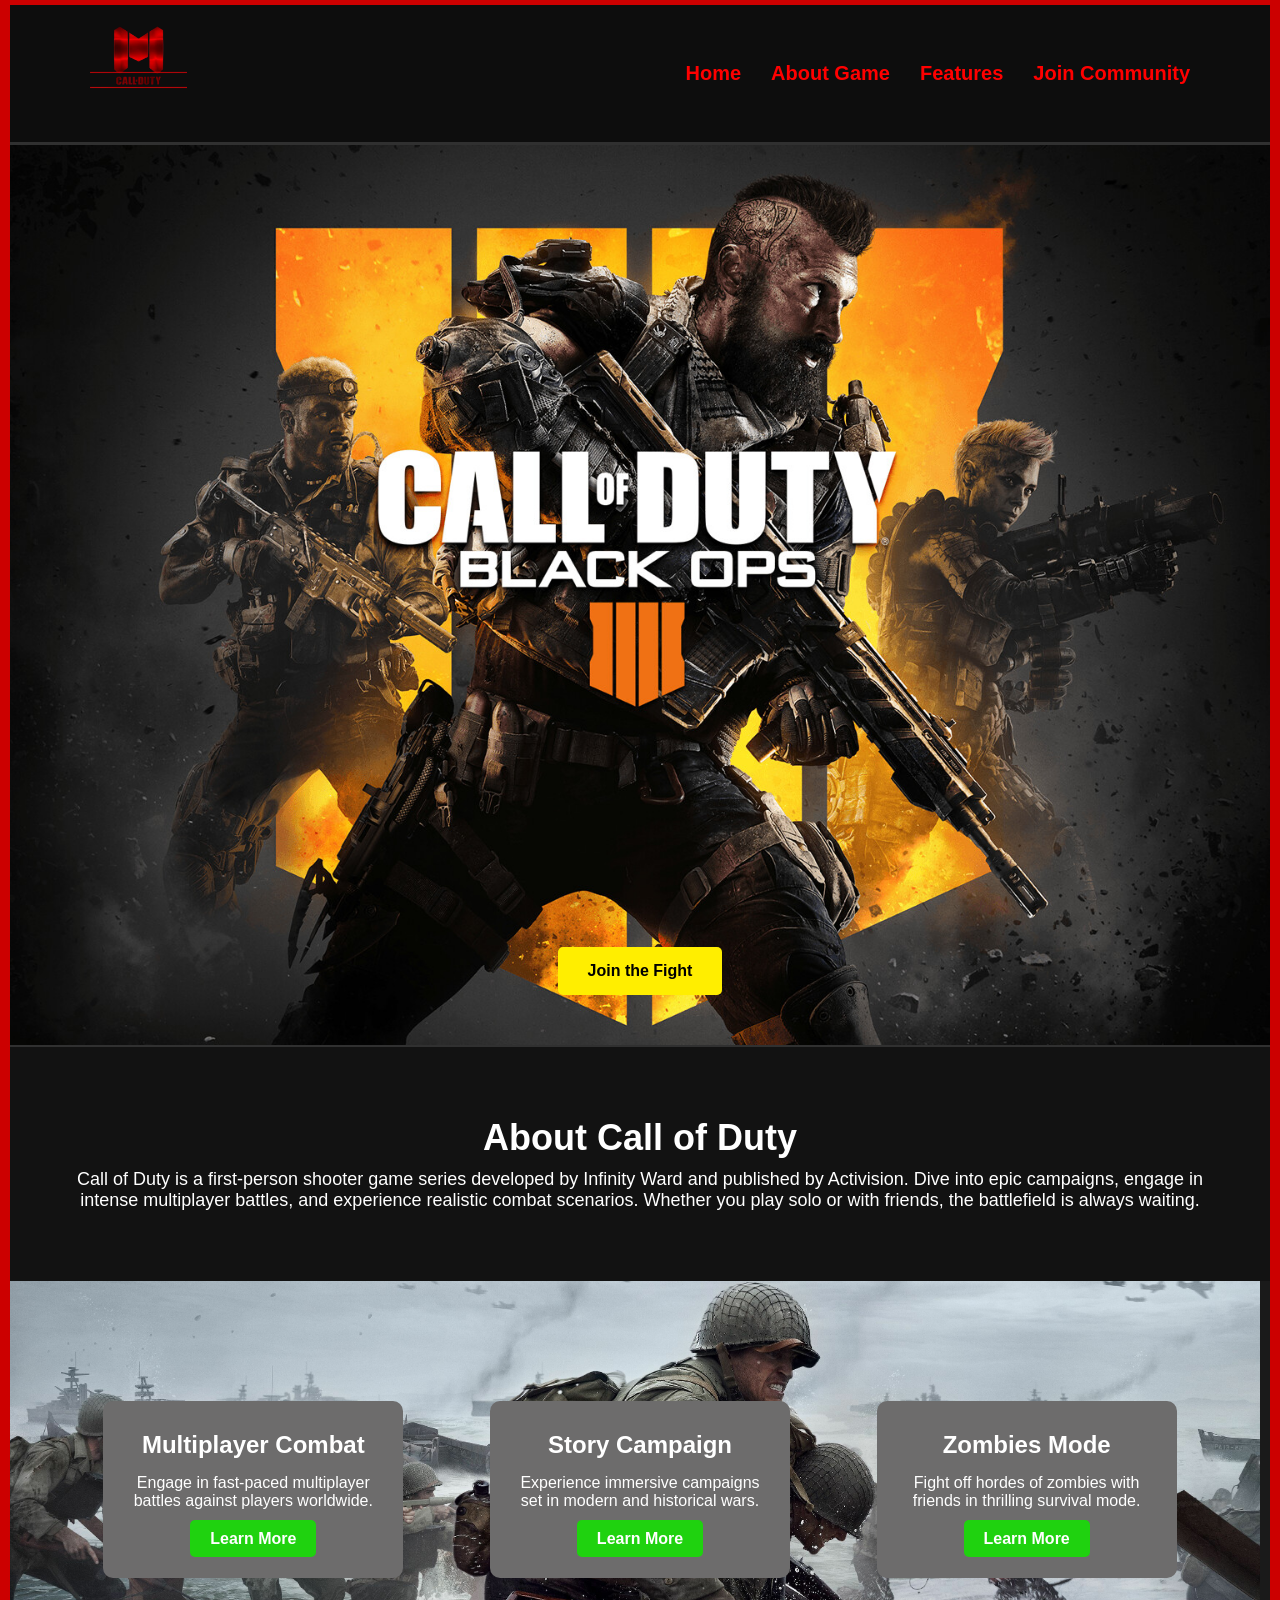
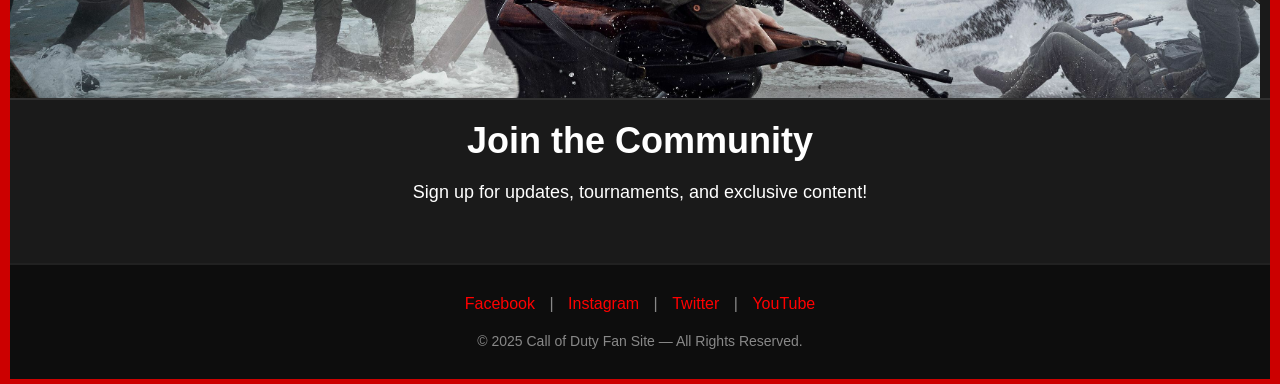
<file: Call of duty simple website/index.html>
<!DOCTYPE html>
<html lang="en">

<head>
    <meta charset="UTF-8">
    <meta name="viewport" content="width=device-width, initial-scale=1.0">
    <title>My First Website</title>
    <link rel="stylesheet" href="css/style.css">
</head>

<body>

    <div class="wrapper">

        <!-- Header -->
        <header class="header">
            <div class="logo">
                <img src="image/call-of-duty-mobile-red-logo-hi8m7iagdocms8tn-removebg-preview.png"
                    alt="Call of Duty Logo">
            </div>

            <nav class="menu">
                <ul>
                    <li><a href="#home">Home</a></li>
                    <li><a href="#about">About Game</a></li>
                    <li><a href="#services">Features</a></li>
                    <li><a href="#contact">Join Community</a></li>
                </ul>
            </nav>
        </header>

        <!-- Hero Section -->
        <section class="hero" id="home" style="background-image: url('image/391-1920x1080-desktop-full-hd-call-of-duty-background-photo.jpg'); 
            background-position: center;
            background-size: cover;
            background-repeat: no-repeat;">
            <br><br><br><br><br><br><br><br><br><br>
            <a href="#contact" class="button">Join the Fight</a>
        </section>

        <!-- About Game Section -->
        <div id="about" class="about">
            <div class="box">
                <h2>About Call of Duty</h2>
                <p>
                    Call of Duty is a first-person shooter game series developed by Infinity Ward and
                    published by Activision. Dive into epic campaigns, engage in intense multiplayer battles,
                    and experience realistic combat scenarios. Whether you play solo or with friends, the
                    battlefield is always waiting.
                </p>
            </div>
        </div>

        <!-- Features Section -->
        <div id="services" class="content" style="background-image: url(image/431-3452x1546-desktop-dual-screen-call-of-duty-wallpaper.jpg); 
            background-position: -10px -10px;
            background-size: cover;
            background-repeat: no-repeat; background-attachment: scroll;">
            <div class="box">
                <h3>Multiplayer Combat</h3>
                <p>Engage in fast-paced multiplayer battles against players worldwide.</p>
                <a href="#" class="button">Learn More</a>
            </div>
            <div class="box">
                <h3>Story Campaign</h3>
                <p>Experience immersive campaigns set in modern and historical wars.</p>
                <a href="#" class="button">Learn More</a>
            </div>
            <div class="box">
                <h3>Zombies Mode</h3>
                <p>Fight off hordes of zombies with friends in thrilling survival mode.</p>
                <a href="#" class="button">Learn More</a>
            </div>
        </div>

        <!-- Contact Section -->
        <div id="contact" class="table" style="background-color: #1a1a1a; padding: 20px;">
            <h2>Join the Community</h2>
            <p>Sign up for updates, tournaments, and exclusive content!</p>
            <!-- You can add a contact form here -->
        </div>

        <!-- Footer -->
        <footer class="footer">
            <div>
                <a href="https://facebook.com" target="_blank" class="footer-link">Facebook</a> |
                <a href="https://instagram.com" target="_blank" class="footer-link">Instagram</a> |
                <a href="https://twitter.com" target="_blank" class="footer-link">Twitter</a> |
                <a href="https://youtube.com" target="_blank" class="footer-link">YouTube</a>
            </div>
            <p>© 2025 Call of Duty Fan Site — All Rights Reserved.</p>
        </footer>

    </div>
</body>

</html>
</file>
<file: Call of duty simple website/css/style.css>
body{
    margin-left: 10px;
    margin-right: 10px;
    margin-top: 5px;
    margin-bottom: 5px;
    background-color: #cc0000;
    width: auto;
}
/* Reset some default styles */
* {
    margin: 0;
    padding: 0;
    box-sizing: border-box;
    font-family: 'Arial', sans-serif;
}

/* Wrapper for the entire page */
.wrapper {
    width: 100%;
}

/* Header Styles */
.header {
    display: flex;
    justify-content: space-between;
    align-items: center;
    padding: 50px 80px;
    background-color: #0d0d0d;
    width: 100%;
    height: 140px;
    border-bottom: 3px solid rgb(48, 48, 48);
    font-size: 20px;
}

.logo img {
    height: 200px;
}

/* Navigation Menu */
.menu ul {
    list-style: none;
    display: flex;
    column-gap: 30px;
}

.menu ul li a {
    text-decoration: none;
    color: #ff0000;
    font-weight: bold;
}

.menu ul li a:hover {
    color: #ffffff;
}

/* Hero Section */
.hero {
    height: 100vh;
    display: flex;
    justify-content: center;
    align-items: flex-end;
    padding-bottom: 50px;
    color: #fff;
    text-align: center;
}

.hero .button {
    background-color: #ffee00;
    color: rgb(0, 0, 0);
    padding: 15px 30px;
    text-decoration: none;
    font-weight: 800;
    border-radius: 5px;
}

.hero .button:hover {
    background-color: #ff0000;
    color: #ffffff;
}

/* About Section */
.about {
    border-top: 2px solid rgb(48, 48, 48);
    padding: 70px 50px;
    background-color: #121212;
    color: #fff;
    text-align: center;
}

.about .box {
    margin: 0 auto;
}

.about h2 {
    font-size: 36px;
    margin-bottom: 10px;
}

.about p {
    font-size: 18px;
}

/* Features Section */
.content {
    display: flex;
    justify-content: space-around;
    flex-wrap: wrap;
    padding: 100px 50px;
    background-color: #1a1a1a;
    color: #fff;
}

.content .box {
    background-color: #6d6c6c;
    padding: 30px;
    border-radius: 10px;
    margin: 20px;
    width: 300px;
    text-align: center;
}

.content h3 {
    font-size: 24px;
    margin-bottom: 15px;
}

.content p {
    font-size: 16px;
    margin-bottom: 20px;
}

.content .button {
    background-color: #1fd20f;
    color: #fff;
    padding: 10px 20px;
    text-decoration: none;
    border-radius: 5px;
    font-weight: bold;
}

.content .button:hover {
    background-color: #cc0000;
}

/* Contact Section */
.table {
    padding: 80px 50px;
    color: #fff;
    text-align: center;
    border-top: 2px solid rgb(48, 48, 48) ;
}

.table h2 {
    font-size: 36px;
    margin-bottom: 20px;
}

.table p {
    font-size: 18px;
    margin-bottom: 40px;
}

/* Footer */
.footer {
    border-top: 2px solid rgb(33, 33, 33);
    background-color: #0d0d0d;
    color: #888;
    text-align: center;
    padding: 30px 50px;
}

.footer-link {
    color: #ff0000;
    text-decoration: none;
    margin: 0 10px;
}

.footer-link:hover {
    color: #ffffff;
}

.footer p {
    margin-top: 20px;
    font-size: 14px;
}
</file>
